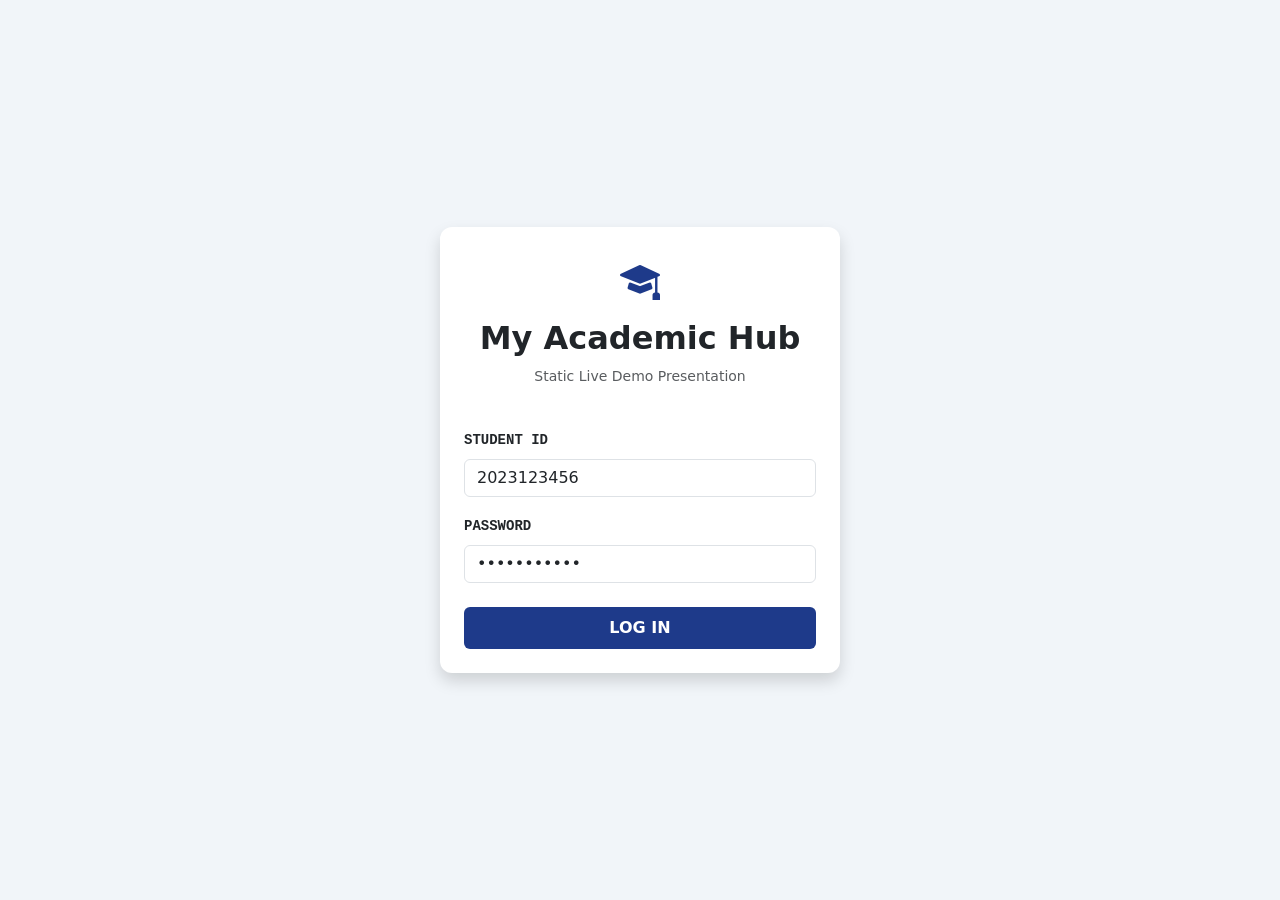
<file: studentportal/index.html>
<!DOCTYPE html>
<html lang="en">
<head>
    <meta charset="UTF-8">
    <meta name="viewport" content="width=device-width, initial-scale=1.0">
    <title>My Academic Hub - Login</title>
    <link href="https://cdn.jsdelivr.net/npm/bootstrap@5.3.3/dist/css/bootstrap.min.css" rel="stylesheet">
    <link rel="stylesheet" href="https://cdn.jsdelivr.net/npm/bootstrap-icons@1.11.3/font/bootstrap-icons.min.css">
    <style>
        body { background-color: #f1f5f9; height: 100vh; display: flex; align-items: center; justify-content: center; }
        .login-card { max-width: 400px; width: 100%; border: none; border-radius: 12px; }
        .btn-custom { background-color: #1e3a8a; color: white; }
        .btn-custom:hover { background-color: #1e40af; color: white; }
    </style>
</head>
<body>
<div class="card login-card shadow p-4">
    <div class="text-center mb-4">
        <i class="bi bi-mortarboard-fill fs-1" style="color: #1e3a8a;"></i>
        <h2 class="fw-bold mt-2">My Academic Hub</h2>
        <p class="text-muted small">Static Live Demo Presentation</p>
    </div>
    <form action="dashboard.html" method="GET">
        <div class="mb-3">
            <label class="form-label font-monospace small fw-bold">STUDENT ID</label>
            <input type="text" class="form-control" value="2023123456" required>
        </div>
        <div class="mb-4">
            <label class="form-label font-monospace small fw-bold">PASSWORD</label>
            <input type="password" class="form-control" value="password123" required>
        </div>
        <button type="submit" class="btn btn-custom w-100 py-2 fw-bold">LOG IN</button>
    </form>
</div>
</body>
</html>
</file>
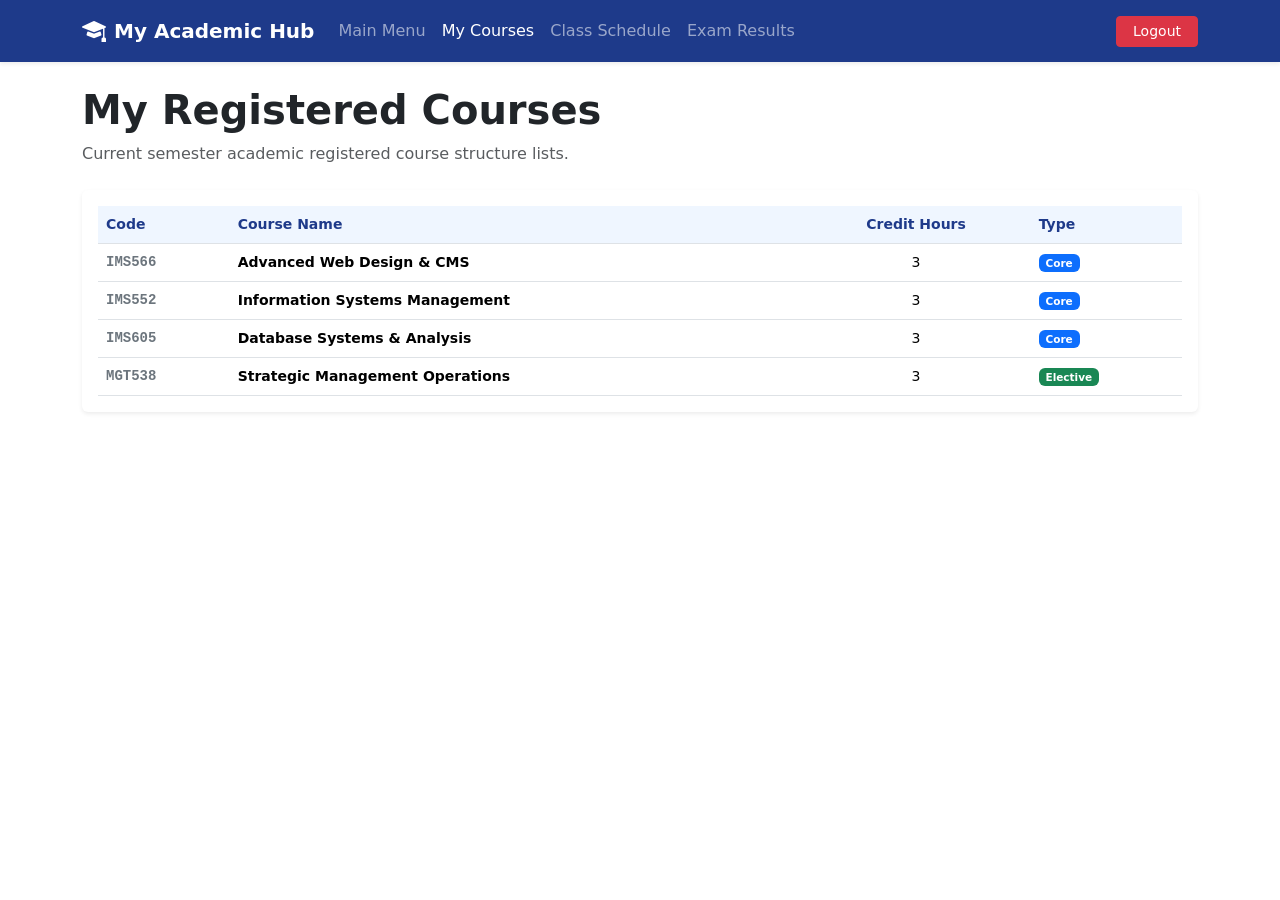
<file: studentportal/courses.html>
<!DOCTYPE html>
<html lang="en">
<head>
    <meta charset="UTF-8">
    <meta name="viewport" content="width=device-width, initial-scale=1.0">
    <title>My Academic Hub - My Courses</title>
    <link href="https://cdn.jsdelivr.net/npm/bootstrap@5.3.3/dist/css/bootstrap.min.css" rel="stylesheet">
    <link rel="stylesheet" href="https://cdn.jsdelivr.net/npm/bootstrap-icons@1.11.3/font/bootstrap-icons.min.css">
    <style>
        .navbar-custom { background-color: #1e3a8a; }
        .table-header-custom th { background-color: #eff6ff !important; color: #1e3a8a !important; }
        [data-bs-theme="dark"] .bg-white { background-color: #1e293b !important; }
        [data-bs-theme="dark"] .text-dark { color: #f8f9fa !important; }
        [data-bs-theme="dark"] .table-header-custom th { background-color: #1e293b !important; color: #3b82f6 !important; }
    </style>
</head>
<body>

<nav class="navbar navbar-expand-md navbar-dark navbar-custom shadow-sm mb-4">
    <div class="container">
        <a class="navbar-brand fw-bold d-flex align-items-center gap-2" href="dashboard.html"><i class="bi bi-mortarboard-fill fs-4 text-white"></i><span>My Academic Hub</span></a>
        <div class="collapse navbar-collapse" id="mainNav">
            <ul class="navbar-nav me-auto mb-2 mb-md-0">
                <li class="nav-item"><a class="nav-link" href="dashboard.html">Main Menu</a></li>
                <li class="nav-item"><a class="nav-link active" href="courses.html">My Courses</a></li>
                <li class="nav-item"><a class="nav-link" href="schedule.html">Class Schedule</a></li>
                <li class="nav-item"><a class="nav-link" href="results.html">Exam Results</a></li>
            </ul>
            <a href="index.html" class="btn btn-danger btn-sm px-3">Logout</a>
        </div>
    </div>
</nav>

<div class="container pb-5">
    <div class="mb-4">
        <h1 class="fw-bold text-dark">My Registered Courses</h1>
        <p class="text-muted">Current semester academic registered course structure lists.</p>
    </div>

    <div class="card shadow-sm border-0 bg-white p-3">
        <div class="table-responsive">
            <table class="table table-hover align-middle m-0" style="font-size: 14px;">
                <thead class="table-header-custom">
                    <tr><th>Code</th><th>Course Name</th><th class="text-center">Credit Hours</th><th>Type</th></tr>
                </thead>
                <tbody class="text-dark">
                    <tr><td class="font-monospace fw-bold text-secondary">IMS566</td><td class="fw-semibold">Advanced Web Design & CMS</td><td class="text-center">3</td><td><span class="badge bg-primary">Core</span></td></tr>
                    <tr><td class="font-monospace fw-bold text-secondary">IMS552</td><td class="fw-semibold">Information Systems Management</td><td class="text-center">3</td><td><span class="badge bg-primary">Core</span></td></tr>
                    <tr><td class="font-monospace fw-bold text-secondary">IMS605</td><td class="fw-semibold">Database Systems & Analysis</td><td class="text-center">3</td><td><span class="badge bg-primary">Core</span></td></tr>
                    <tr><td class="font-monospace fw-bold text-secondary">MGT538</td><td class="fw-semibold">Strategic Management Operations</td><td class="text-center">3</td><td><span class="badge bg-success">Elective</span></td></tr>
                </tbody>
            </table>
        </div>
    </div>
</div>
</body>
</html>
</file>
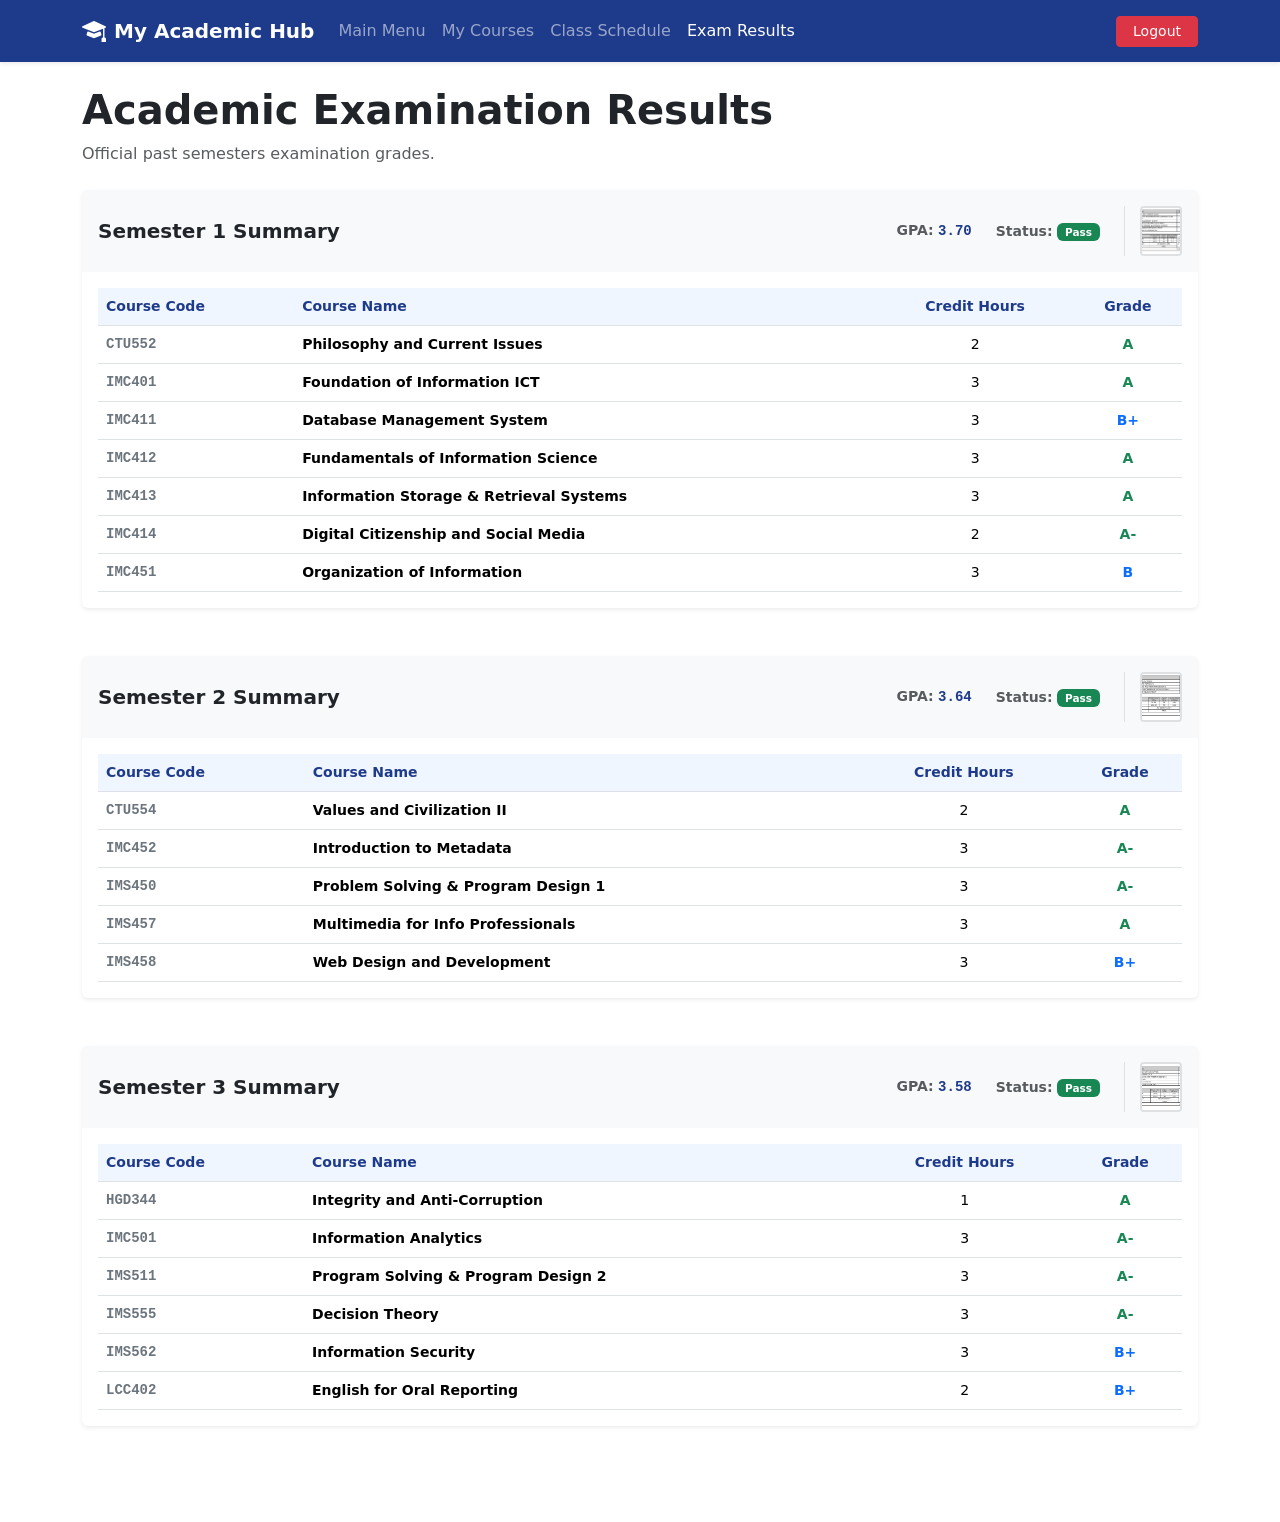
<file: studentportal/results.html>
<!DOCTYPE html>
<html lang="en">
<head>
    <meta charset="UTF-8">
    <meta name="viewport" content="width=device-width, initial-scale=1.0">
    <title>My Academic Hub - Exam Results</title>
    <link href="https://cdn.jsdelivr.net/npm/bootstrap@5.3.3/dist/css/bootstrap.min.css" rel="stylesheet">
    <link rel="stylesheet" href="https://cdn.jsdelivr.net/npm/bootstrap-icons@1.11.3/font/bootstrap-icons.min.css">
    <style>
        .navbar-custom { background-color: #1e3a8a; }
        .scroll-margin { scroll-margin-top: 90px; }
        .table-header-custom th { background-color: #eff6ff !important; color: #1e3a8a !important; }
        .thumb-box { width: 42px; height: 50px; overflow: hidden; background-color: #f8f9fa; border: 2px solid rgba(0,0,0,0.1); border-radius: 4px; }
        .thumb-box img { width: 100%; height: 100%; object-fit: cover; }
        .text-divider { border-left: 1px solid #dee2e6; padding-left: 15px; }
        [data-bs-theme="dark"] .bg-white { background-color: #1e293b !important; }
        [data-bs-theme="dark"] .bg-light { background-color: #0f172a !important; }
        [data-bs-theme="dark"] .text-dark { color: #f8f9fa !important; }
        [data-bs-theme="dark"] .table-header-custom th { background-color: #1e293b !important; color: #3b82f6 !important; }
    </style>
</head>
<body>  

<nav class="navbar navbar-expand-md navbar-dark navbar-custom shadow-sm mb-4">
    <div class="container">
        <a class="navbar-brand fw-bold d-flex align-items-center gap-2" href="dashboard.html"><i class="bi bi-mortarboard-fill fs-4 text-white"></i><span>My Academic Hub</span></a>
        <div class="collapse navbar-collapse" id="mainNav">
            <ul class="navbar-nav me-auto mb-2 mb-md-0">
                <li class="nav-item"><a class="nav-link" href="dashboard.html">Main Menu</a></li>
                <li class="nav-item"><a class="nav-link" href="courses.html">My Courses</a></li>
                <li class="nav-item"><a class="nav-link" href="schedule.html">Class Schedule</a></li>
                <li class="nav-item"><a class="nav-link active" href="results.html">Exam Results</a></li>
            </ul>
            <a href="index.html" class="btn btn-danger btn-sm px-3">Logout</a>
        </div>
    </div>
</nav>

<div class="container pb-5">
    <div class="mb-4">
        <h1 class="fw-bold text-dark">Academic Examination Results</h1>
        <p class="text-muted">Official past semesters examination grades.</p>
    </div>

    <div class="card shadow-sm border-0 mb-5 bg-white scroll-margin" id="sem1">
        <div class="card-header border-0 bg-light py-3 d-flex justify-content-between align-items-center flex-wrap gap-2">
            <div><h5 class="m-0 fw-bold text-dark">Semester 1 Summary</h5></div>
            <div class="d-flex align-items-center gap-4">
                <div class="small"><span class="text-muted fw-bold">GPA:</span> <span class="font-monospace text-primary fw-bold" style="color: #1e3a8a !important;">3.70</span></div>
                <div class="small"><span class="text-muted fw-bold">Status:</span> <span class="badge bg-success py-1 px-2">Pass</span></div>
                <div class="text-center text-divider">
                    <a href="docs/sem1-transcript.png" target="_blank">
                        <div class="thumb-box"><img src="docs/sem1-transcript.png" alt="Slip" onerror="this.src='data:image/svg+xml,<svg xmlns=\'http://www.w3.org/2000/svg\' width=\'42\' height=\'50\' fill=\'%23ccc\'><rect width=\'100%\' height=\'100%\' fill=\'#f1f5f9\'/><text x=\'50%\' y=\'60%\' font-size=\'8\' text-anchor=\'middle\'>SLIP</text></svg>'"></div>
                    </a>
                </div>
            </div>
        </div>
        <div class="table-responsive p-3">
            <table class="table table-hover align-middle m-0 text-dark" style="font-size: 14px;">
                <thead class="table-header-custom">
                    <tr><th>Course Code</th><th>Course Name</th><th class="text-center">Credit Hours</th><th class="text-center">Grade</th></tr>
                </thead>
                <tbody>
                    <tr><td class="font-monospace fw-bold text-secondary">CTU552</td><td class="fw-semibold">Philosophy and Current Issues</td><td class="text-center">2</td><td class="text-center fw-bold text-success">A</td></tr>
                    <tr><td class="font-monospace fw-bold text-secondary">IMC401</td><td class="fw-semibold">Foundation of Information ICT</td><td class="text-center">3</td><td class="text-center fw-bold text-success">A</td></tr>
                    <tr><td class="font-monospace fw-bold text-secondary">IMC411</td><td class="fw-semibold">Database Management System</td><td class="text-center">3</td><td class="text-center fw-bold text-primary">B+</td></tr>
                    <tr><td class="font-monospace fw-bold text-secondary">IMC412</td><td class="fw-semibold">Fundamentals of Information Science</td><td class="text-center">3</td><td class="text-center fw-bold text-success">A</td></tr>
                    <tr><td class="font-monospace fw-bold text-secondary">IMC413</td><td class="fw-semibold">Information Storage & Retrieval Systems</td><td class="text-center">3</td><td class="text-center fw-bold text-success">A</td></tr>
                    <tr><td class="font-monospace fw-bold text-secondary">IMC414</td><td class="fw-semibold">Digital Citizenship and Social Media</td><td class="text-center">2</td><td class="text-center fw-bold text-success">A-</td></tr>
                    <tr><td class="font-monospace fw-bold text-secondary">IMC451</td><td class="fw-semibold">Organization of Information</td><td class="text-center">3</td><td class="text-center fw-bold text-primary">B</td></tr>
                </tbody>
            </table>
        </div>
    </div>

    <div class="card shadow-sm border-0 mb-5 bg-white scroll-margin" id="sem2">
        <div class="card-header border-0 bg-light py-3 d-flex justify-content-between align-items-center flex-wrap gap-2">
            <div><h5 class="m-0 fw-bold text-dark">Semester 2 Summary</h5></div>
            <div class="d-flex align-items-center gap-4">
                <div class="small"><span class="text-muted fw-bold">GPA:</span> <span class="font-monospace text-primary fw-bold" style="color: #1e3a8a !important;">3.64</span></div>
                <div class="small"><span class="text-muted fw-bold">Status:</span> <span class="badge bg-success py-1 px-2">Pass</span></div>
                <div class="text-center text-divider">
                    <a href="docs/sem2-transcript.png" target="_blank">
                        <div class="thumb-box"><img src="docs/sem2-transcript.png" alt="Slip" onerror="this.src='data:image/svg+xml,<svg xmlns=\'http://www.w3.org/2000/svg\' width=\'42\' height=\'50\' fill=\'%23ccc\'><rect width=\'100%\' height=\'100%\' fill=\'#f1f5f9\'/><text x=\'50%\' y=\'60%\' font-size=\'8\' text-anchor=\'middle\'>SLIP</text></svg>'"></div>
                    </a>
                </div>
            </div>
        </div>
        <div class="table-responsive p-3">
            <table class="table table-hover align-middle m-0 text-dark" style="font-size: 14px;">
                <thead class="table-header-custom">
                    <tr><th>Course Code</th><th>Course Name</th><th class="text-center">Credit Hours</th><th class="text-center">Grade</th></tr>
                </thead>
                <tbody>
                    <tr><td class="font-monospace fw-bold text-secondary">CTU554</td><td class="fw-semibold">Values and Civilization II</td><td class="text-center">2</td><td class="text-center fw-bold text-success">A</td></tr>
                    <tr><td class="font-monospace fw-bold text-secondary">IMC452</td><td class="fw-semibold">Introduction to Metadata</td><td class="text-center">3</td><td class="text-center fw-bold text-success">A-</td></tr>
                    <tr><td class="font-monospace fw-bold text-secondary">IMS450</td><td class="fw-semibold">Problem Solving & Program Design 1</td><td class="text-center">3</td><td class="text-center fw-bold text-success">A-</td></tr>
                    <tr><td class="font-monospace fw-bold text-secondary">IMS457</td><td class="fw-semibold">Multimedia for Info Professionals</td><td class="text-center">3</td><td class="text-center fw-bold text-success">A</td></tr>
                    <tr><td class="font-monospace fw-bold text-secondary">IMS458</td><td class="fw-semibold">Web Design and Development</td><td class="text-center">3</td><td class="text-center fw-bold text-primary">B+</td></tr>
                </tbody>
            </table>
        </div>
    </div>

    <div class="card shadow-sm border-0 mb-5 bg-white scroll-margin" id="sem3">
        <div class="card-header border-0 bg-light py-3 d-flex justify-content-between align-items-center flex-wrap gap-2">
            <div><h5 class="m-0 fw-bold text-dark">Semester 3 Summary</h5></div>
            <div class="d-flex align-items-center gap-4">
                <div class="small"><span class="text-muted fw-bold">GPA:</span> <span class="font-monospace text-primary fw-bold" style="color: #1e3a8a !important;">3.58</span></div>
                <div class="small"><span class="text-muted fw-bold">Status:</span> <span class="badge bg-success py-1 px-2">Pass</span></div>
                <div class="text-center text-divider">
                    <a href="docs/sem3-transcript.png" target="_blank">
                        <div class="thumb-box"><img src="docs/sem3-transcript.png" alt="Slip" onerror="this.src='data:image/svg+xml,<svg xmlns=\'http://www.w3.org/2000/svg\' width=\'42\' height=\'50\' fill=\'%23ccc\'><rect width=\'100%\' height=\'100%\' fill=\'#f1f5f9\'/><text x=\'50%\' y=\'60%\' font-size=\'8\' text-anchor=\'middle\'>SLIP</text></svg>'"></div>
                    </a>
                </div>
            </div>
        </div>
        <div class="table-responsive p-3">
            <table class="table table-hover align-middle m-0 text-dark" style="font-size: 14px;">
                <thead class="table-header-custom">
                    <tr><th>Course Code</th><th>Course Name</th><th class="text-center">Credit Hours</th><th class="text-center">Grade</th></tr>
                </thead>
                <tbody>
                    <tr><td class="font-monospace fw-bold text-secondary">HGD344</td><td class="fw-semibold">Integrity and Anti-Corruption</td><td class="text-center">1</td><td class="text-center fw-bold text-success">A</td></tr>
                    <tr><td class="font-monospace fw-bold text-secondary">IMC501</td><td class="fw-semibold">Information Analytics</td><td class="text-center">3</td><td class="text-center fw-bold text-success">A-</td></tr>
                    <tr><td class="font-monospace fw-bold text-secondary">IMS511</td><td class="fw-semibold">Program Solving & Program Design 2</td><td class="text-center">3</td><td class="text-center fw-bold text-success">A-</td></tr>
                    <tr><td class="font-monospace fw-bold text-secondary">IMS555</td><td class="fw-semibold">Decision Theory</td><td class="text-center">3</td><td class="text-center fw-bold text-success">A-</td></tr>
                    <tr><td class="font-monospace fw-bold text-secondary">IMS562</td><td class="fw-semibold">Information Security</td><td class="text-center">3</td><td class="text-center fw-bold text-primary">B+</td></tr>
                    <tr><td class="font-monospace fw-bold text-secondary">LCC402</td><td class="fw-semibold">English for Oral Reporting</td><td class="text-center">2</td><td class="text-center fw-bold text-primary">B+</td></tr>
                </tbody>
            </table>
        </div>
    </div>
</div>
</body>
</html>
</file>
